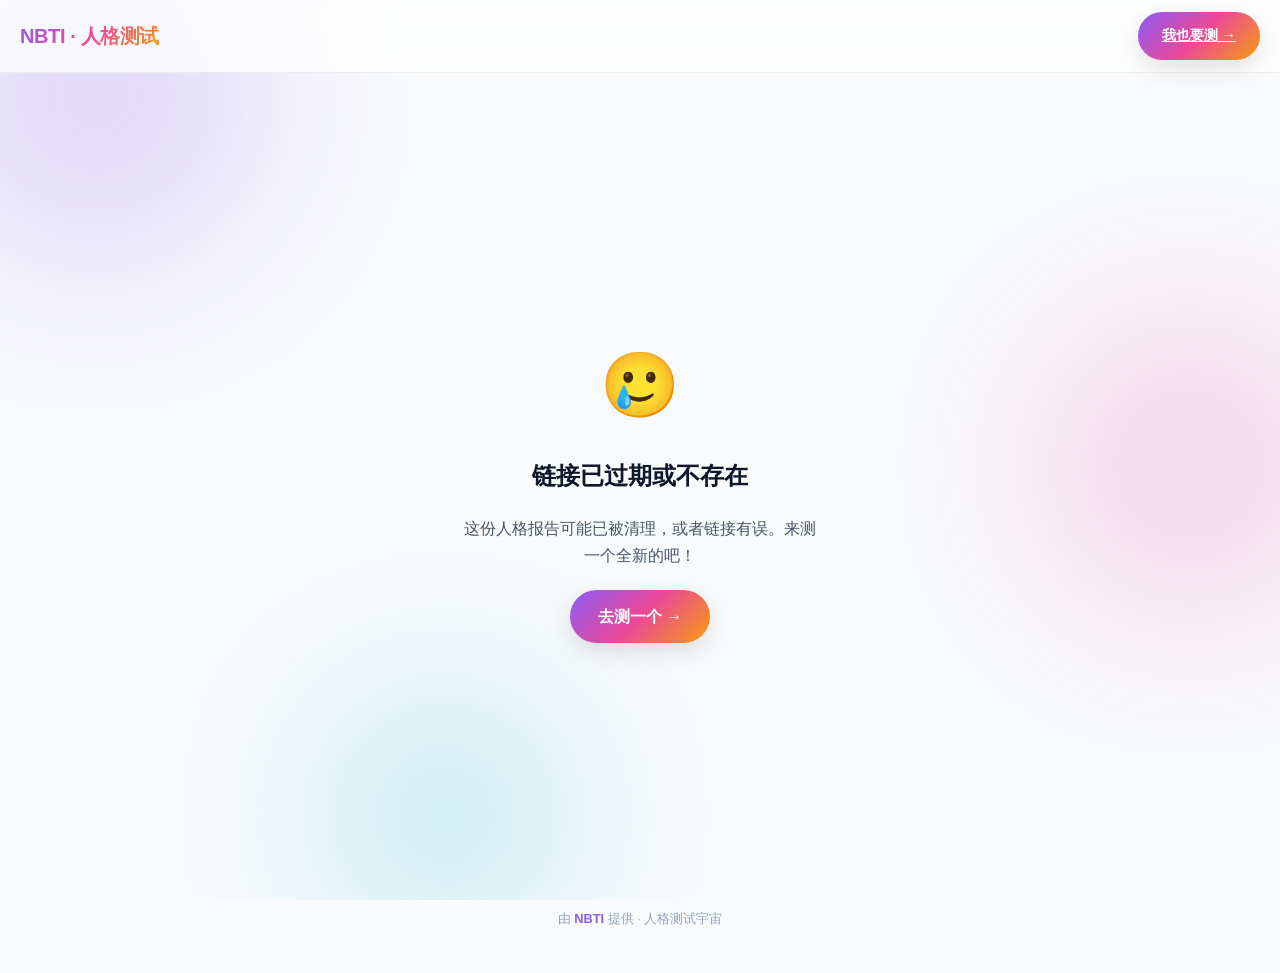
<file: share.html>
<!DOCTYPE html>
<html lang="zh-CN">
<head>
<meta charset="UTF-8">
<meta name="viewport" content="width=device-width, initial-scale=1.0, viewport-fit=cover">
<title>NBTI 人格报告</title>
<link rel="icon" href="data:image/svg+xml,<svg xmlns='http://www.w3.org/2000/svg' viewBox='0 0 100 100'><text y='.9em' font-size='90'>🎭</text></svg>">
<link rel="stylesheet" href="/style.css">
<style>
  body {
    background: var(--bg-primary);
  }
  .app-bg-share {
    position: fixed;
    inset: 0;
    z-index: -1;
    overflow: hidden;
    background: var(--bg-primary);
  }
  .blob-share {
    position: absolute;
    border-radius: 50%;
    filter: blur(80px);
    opacity: 0.4;
    animation: blobFloat 20s ease-in-out infinite;
  }
  [data-theme="light"] .blob-share { opacity: 0.2; }
  @media (prefers-color-scheme: light) {
    :root:not([data-theme]) .blob-share { opacity: 0.2; }
  }
  .blob-share-1 { width: 350px; height: 350px; background: var(--accent-violet); top: -80px; left: -80px; }
  .blob-share-2 { width: 300px; height: 300px; background: var(--accent-pink); top: 35%; right: -60px; animation-delay: -7s; }
  .blob-share-3 { width: 250px; height: 250px; background: var(--accent-cyan); bottom: -40px; left: 25%; animation-delay: -14s; }

  .share-brand {
    position: sticky;
    top: 0;
    z-index: 50;
    display: flex;
    align-items: center;
    justify-content: space-between;
    padding: 12px 20px;
    background: var(--surface-glass);
    backdrop-filter: var(--blur-md);
    -webkit-backdrop-filter: var(--blur-md);
    border-bottom: 1px solid var(--border-glass);
  }
  .share-brand-logo {
    font-size: 1.25rem;
    font-weight: 900;
    text-decoration: none;
    background: var(--gradient-primary);
    -webkit-background-clip: text;
    background-clip: text;
    -webkit-text-fill-color: transparent;
    letter-spacing: -0.02em;
  }
  .share-brand-btn {
    padding: 10px 24px;
    font-size: 0.9rem;
  }
  .share-pre {
    white-space: pre-wrap;
    word-break: break-word;
  }
  .share-error {
    flex: 1;
    display: flex;
    flex-direction: column;
    justify-content: center;
    align-items: center;
    text-align: center;
    gap: 20px;
    padding: 60px 20px;
  }
  .share-error .emoji { font-size: 4rem; animation: floatPulse 2s ease-in-out infinite; }
  .share-error h2 { font-size: 1.5rem; font-weight: 800; }
  .share-error p { color: var(--text-secondary); max-width: 360px; line-height: 1.7; }
  .share-error .btn { text-decoration: none; }

  .result .theme-badge {
    display: inline-flex;
    align-items: center;
    gap: 6px;
    padding: 6px 16px;
    background: var(--surface-glass);
    backdrop-filter: var(--blur-sm);
    -webkit-backdrop-filter: var(--blur-sm);
    border: 1px solid var(--border-glass);
    border-radius: var(--radius-full);
    font-size: 0.85rem;
    color: var(--accent);
    font-weight: 600;
    margin-bottom: 20px;
  }

  .share-actions {
    display: flex;
    gap: 10px;
    justify-content: center;
    margin-top: 28px;
    flex-wrap: wrap;
  }
  .share-actions .btn {
    font-size: 0.9rem;
    padding: 12px 20px;
    min-height: 44px;
  }

  .compat-wrap { max-width: 600px; margin: 0 auto; padding: 8px 20px 60px; }
  .compat-heading {
    text-align: center;
    font-size: 1.6rem;
    font-weight: 900;
    margin: 32px 0 8px;
    background: var(--gradient-primary);
    -webkit-background-clip: text;
    background-clip: text;
    -webkit-text-fill-color: transparent;
  }
  .compat-guide { text-align: center; color: var(--text-secondary); margin: 0 0 24px; font-size: 0.95rem; }
  .compat-panel {
    background: var(--surface-glass);
    backdrop-filter: var(--blur-lg);
    -webkit-backdrop-filter: var(--blur-lg);
    border: 1px solid var(--border-glass);
    border-radius: var(--radius-lg);
    padding: 24px;
    box-shadow: var(--shadow-md);
  }
  .compat-sides { display: flex; align-items: center; justify-content: space-between; gap: 12px; }
  .compat-side { flex: 1; text-align: center; min-width: 0; }
  .compat-side-label { font-size: 0.8rem; color: var(--text-tertiary); margin-bottom: 10px; font-weight: 600; }
  .compat-chip {
    display: inline-flex;
    flex-direction: column;
    gap: 4px;
    padding: 14px 20px;
    background: var(--bg-secondary);
    border: 1px solid var(--border-glass);
    border-radius: var(--radius-md);
    min-width: 100px;
  }
  .compat-chip-code { font-weight: 900; font-size: 1.15rem; background: var(--gradient-primary); -webkit-background-clip: text; background-clip: text; -webkit-text-fill-color: transparent; letter-spacing: 1px; }
  .compat-chip-name { font-size: 0.85rem; color: var(--text-secondary); }
  .compat-vs-heart {
    font-size: 1.8rem;
    flex-shrink: 0;
    animation: heartBeat 1.5s ease-in-out infinite;
  }
  @keyframes heartBeat {
    0%, 100% { transform: scale(1); }
    50% { transform: scale(1.15); }
  }
  .compat-selects { display: flex; gap: 6px; justify-content: center; flex-wrap: wrap; }
  .compat-selects select {
    background: var(--bg-secondary);
    color: var(--text-primary);
    border: 1px solid var(--border-glass);
    border-radius: var(--radius-sm);
    padding: 10px 8px;
    font-size: 0.9rem;
    font-family: inherit;
    cursor: pointer;
    transition: var(--transition-fast);
  }
  .compat-selects select:focus { border-color: var(--accent-violet); outline: none; box-shadow: 0 0 0 3px rgba(139, 92, 246, 0.15); }
  .compat-go { display: block; margin: 20px auto 0; }
  .compat-result {
    margin-top: 24px;
    background: var(--surface-glass);
    backdrop-filter: var(--blur-lg);
    -webkit-backdrop-filter: var(--blur-lg);
    border: 1px solid var(--border-glass);
    border-radius: var(--radius-lg);
    padding: 28px 24px;
    text-align: center;
    box-shadow: var(--shadow-md);
    animation: scaleIn 0.4s var(--transition-base);
  }
  @keyframes scaleIn {
    from { opacity: 0; transform: scale(0.95); }
    to { opacity: 1; transform: scale(1); }
  }
  .compat-ring-wrap { position: relative; width: 150px; height: 150px; margin: 0 auto 16px; }
  .compat-ring-num { position: absolute; inset: 0; display: flex; align-items: center; justify-content: center; font-size: 2rem; font-weight: 900; background: var(--gradient-primary); -webkit-background-clip: text; background-clip: text; -webkit-text-fill-color: transparent; }
  .compat-title { font-size: 1.4rem; font-weight: 900; margin: 4px 0 12px; letter-spacing: -0.02em; }
  .compat-verdict { color: var(--text-secondary); line-height: 1.8; max-width: 440px; margin: 0 auto 20px; font-size: 0.95rem; }
  .compat-dims { text-align: left; display: flex; flex-direction: column; gap: 12px; margin-bottom: 20px; }
  .compat-dim { border-top: 1px dashed var(--border-glass); padding-top: 12px; }
  .compat-dim-head { display: flex; justify-content: space-between; align-items: center; font-size: 0.85rem; color: var(--text-tertiary); margin-bottom: 6px; }
  .compat-rel { font-weight: 700; padding: 3px 12px; border-radius: var(--radius-full); font-size: 0.75rem; }
  .compat-rel-same { color: var(--accent-emerald); background: rgba(16, 185, 129, 0.1); border: 1px solid rgba(16, 185, 129, 0.3); }
  .compat-rel-comp { color: var(--accent-blue); background: rgba(59, 130, 246, 0.1); border: 1px solid rgba(59, 130, 246, 0.3); }
  .compat-rel-clash { color: var(--accent-rose); background: rgba(244, 63, 94, 0.1); border: 1px solid rgba(244, 63, 94, 0.3); }
  .compat-dim-comment { font-size: 0.9rem; line-height: 1.6; }
  .compat-hint { color: var(--text-secondary); }
  .compat-preset-tag {
    display: inline-block;
    padding: 4px 12px;
    background: linear-gradient(135deg, rgba(244, 114, 182, 0.15), rgba(139, 92, 246, 0.15));
    border: 1px solid rgba(244, 114, 182, 0.3);
    border-radius: var(--radius-full);
    font-size: 0.75rem;
    color: var(--accent-pink);
    font-weight: 600;
    margin-bottom: 12px;
  }
  .toast-share {
    position: fixed;
    left: 50%;
    bottom: 32px;
    transform: translateX(-50%) translateY(20px);
    background: var(--surface-glass);
    backdrop-filter: var(--blur-lg);
    -webkit-backdrop-filter: var(--blur-lg);
    color: var(--text-primary);
    border: 1px solid var(--border-glass);
    border-radius: var(--radius-full);
    padding: 14px 28px;
    font-size: 0.95rem;
    font-weight: 500;
    opacity: 0;
    pointer-events: none;
    transition: all var(--transition-base);
    z-index: 1000;
    box-shadow: var(--shadow-lg);
  }
  .toast-share.show {
    opacity: 1;
    transform: translateX(-50%) translateY(0);
  }
</style>
<script>
(function () {
  var stored = null;
  try { stored = localStorage.getItem('nbti-theme'); } catch (e) {}
  var theme = stored || (window.matchMedia('(prefers-color-scheme: light)').matches ? 'light' : 'dark');
  document.documentElement.setAttribute('data-theme', theme);
})();
</script>
</head>
<body>

<div class="app-bg-share">
  <div class="blob-share blob-share-1"></div>
  <div class="blob-share blob-share-2"></div>
  <div class="blob-share blob-share-3"></div>
</div>

<div class="share-brand">
  <a class="share-brand-logo" href="/">NBTI · 人格测试</a>
  <a class="btn btn-primary share-brand-btn" href="/">我也要测 →</a>
</div>

<div class="container">
  <div class="loading" id="share-loading">
    <div class="spinner-lg"></div>
    <p style="margin-top: 16px; color: var(--text-secondary);">正在加载人格报告...</p>
  </div>

  <div class="result" id="share-result" hidden></div>

  <div class="share-error" id="share-error" hidden>
    <div class="emoji">🥲</div>
    <h2>链接已过期或不存在</h2>
    <p>这份人格报告可能已被清理，或者链接有误。来测一个全新的吧！</p>
    <a class="btn btn-primary" href="/">去测一个 →</a>
  </div>

  <footer class="footer">
    <p>由 <a href="/">NBTI</a> 提供 · 人格测试宇宙</p>
  </footer>
</div>

<div id="compat-zone"></div>
<div class="toast-share" id="share-toast"></div>

<script src="/avatar-generator.js"></script>
<script src="/radar-chart.js"></script>
<script src="/compat-data.js"></script>
<script src="/share-poster.js"></script>
<script>
(function () {
  var match = location.pathname.match(/^\/share\/([A-Za-z0-9_-]{1,64})$/);
  var loadingEl = document.getElementById('share-loading');
  var resultEl = document.getElementById('share-result');
  var errorEl = document.getElementById('share-error');
  var toastEl = document.getElementById('share-toast');
  var toastTimer = null;
  var currentSnapshot = null;

  function showToast(msg) {
    toastEl.textContent = msg;
    toastEl.classList.add('show');
    if (toastTimer) clearTimeout(toastTimer);
    toastTimer = setTimeout(function () { toastEl.classList.remove('show'); }, 2500);
  }

  function showError() {
    loadingEl.hidden = true;
    resultEl.hidden = true;
    errorEl.hidden = false;
  }

  if (!match) {
    showError();
    return;
  }

  function el(tag, className, text) {
    var node = document.createElement(tag);
    if (className) node.className = className;
    if (text != null) node.textContent = text;
    return node;
  }

  async function copyText(text) {
    if (navigator.clipboard && navigator.clipboard.writeText) {
      await navigator.clipboard.writeText(text);
      return;
    }
    var ta = document.createElement('textarea');
    ta.value = text;
    ta.style.position = 'fixed';
    ta.style.opacity = '0';
    document.body.appendChild(ta);
    ta.select();
    document.execCommand('copy');
    document.body.removeChild(ta);
  }

  function render(snapshot) {
    currentSnapshot = snapshot;
    var result = snapshot.result || {};
    var scores = snapshot.scores || {};
    var theme = snapshot.theme || 'workplace';
    var themeInfo = snapshot.theme_info || null;

    var type = String(result.type || '');
    if (!/^[A-Za-z0-9_]{1,16}$/.test(type)) type = 'NBTI';

    if (themeInfo) {
      var badge = el('div', 'theme-badge');
      badge.innerHTML = themeInfo.icon + ' ' + themeInfo.name;
      resultEl.appendChild(badge);
    }

    var avatarBox = el('div', 'avatar-container');
    avatarBox.id = 'share-avatar';
    if (window.NBTIAvatar) {
      avatarBox.innerHTML = window.NBTIAvatar.generateSvgAvatar(type);
    } else {
      avatarBox.textContent = '头像生成器加载失败';
    }
    resultEl.appendChild(avatarBox);

    resultEl.appendChild(el('div', 'code', String(result.type || 'UNKNOWN')));
    resultEl.appendChild(el('h2', null, String(result.name || '未知人格')));
    resultEl.appendChild(el('div', 'oneline', '"' + String(result.oneline || '') + '"'));

    [['🎬 名场面', result.scene], ['🎯 适配', result.adapt], ['⚠️ 翻车', result.crash]].forEach(function (pair) {
      if (pair[1]) {
        var row = el('div', 'result-meta');
        row.appendChild(el('span', 'meta-label', pair[0]));
        row.appendChild(el('span', null, String(pair[1])));
        resultEl.appendChild(row);
      }
    });

    var radarSection = el('div', 'radar-section');
    radarSection.appendChild(el('h3', null, '📊 维度画像'));
    var radarBox = el('div', 'radar-chart');
    radarBox.id = 'share-radar';
    radarSection.appendChild(radarBox);
    resultEl.appendChild(radarSection);
    if (window.NBTIRadar) {
      window.NBTIRadar.renderRadar(radarBox, scores);
    }

    var report = el('div', 'report');
    var hasReport = false;
    [['🔍 毒舌解读', result.interpretation], ['🧪 伪科学分析', result.pseudo_science]].forEach(function (pair) {
      if (pair[1]) {
        hasReport = true;
        var sec = el('div', 'report-section');
        sec.appendChild(el('h3', null, pair[0]));
        sec.appendChild(el('p', 'share-pre', String(pair[1])));
        report.appendChild(sec);
      }
    });
    if (result.closing) {
      hasReport = true;
      var sec = el('div', 'report-section closing');
      sec.appendChild(el('p', 'share-pre', String(result.closing)));
      report.appendChild(sec);
    }
    if (hasReport) resultEl.appendChild(report);

    var actions = el('div', 'share-actions');

    var posterBtn = el('button', 'btn btn-primary', '📮 生成海报');
    posterBtn.addEventListener('click', async function () {
      if (!window.NBTIPoster) return;
      posterBtn.disabled = true;
      var origText = posterBtn.textContent;
      posterBtn.textContent = '生成中…';
      try {
        var canvas = await window.NBTIPoster.generate(result, scores, {
          theme: theme,
          themeInfo: themeInfo,
          slogan: themeInfo ? themeInfo.name : '人格测试'
        });
        var modal = document.getElementById('share-poster-modal');
        if (!modal) {
          modal = document.createElement('div');
          modal.id = 'share-poster-modal';
          modal.className = 'poster-modal';
          modal.innerHTML = '<div class="poster-modal-inner"><img alt="分享海报"><p class="poster-modal-hint">长按图片可保存到相册</p><div class="poster-modal-actions"><button class="btn btn-primary" id="share-poster-download">📥 下载 PNG</button><button class="btn btn-outline" id="share-poster-close">关闭</button></div></div>';
          document.body.appendChild(modal);
          modal.addEventListener('click', function (e) { if (e.target === modal) modal.classList.remove('open'); });
          modal.querySelector('#share-poster-close').addEventListener('click', function () { modal.classList.remove('open'); });
          modal.querySelector('#share-poster-download').addEventListener('click', function () {
            window.NBTIPoster.download(result, scores, { theme: theme, themeInfo: themeInfo });
          });
        }
        modal.querySelector('img').src = canvas.toDataURL('image/png');
        modal.classList.add('open');
      } catch (e) {
        showToast('海报生成失败，请重试');
      } finally {
        posterBtn.disabled = false;
        posterBtn.textContent = origText;
      }
    });
    actions.appendChild(posterBtn);

    var copyBtn = el('button', 'btn btn-outline', '📋 复制文案');
    copyBtn.addEventListener('click', async function () {
      if (!window.NBTIPoster) return;
      var themeName = themeInfo ? themeInfo.name.replace('人格', '') : 'NBTI';
      var hashtags = theme === 'animal' ? ['#动物人格', '#人格测试', '#NBTI'] : ['#人格测试', '#NBTI', '#职场人格'];
      var text = window.NBTIPoster.generateCopyText(result, themeName, hashtags);
      try {
        await copyText(text);
        showToast('文案已复制，快去发朋友圈！');
      } catch (e) {
        showToast('复制失败，请手动复制');
      }
    });
    actions.appendChild(copyBtn);

    var restartBtn = el('a', 'btn btn-outline', '🔄 我也要测');
    restartBtn.href = '/';
    actions.appendChild(restartBtn);

    resultEl.appendChild(actions);

    var shareTitle = (result.name ? String(result.name) : '神秘人') + ' 的 NBTI 人格报告';
    document.title = shareTitle;

    loadingEl.hidden = true;
    resultEl.hidden = false;
  }

  fetch('/api/share/' + encodeURIComponent(match[1]))
    .then(function (resp) {
      if (!resp.ok) throw new Error('share not found');
      return resp.json();
    })
    .then(function (snapshot) {
      if (!snapshot || typeof snapshot !== 'object' || typeof snapshot.result !== 'object') {
        throw new Error('bad snapshot');
      }
      render(snapshot);
      if (window.NBTICompatUI) window.NBTICompatUI.init(snapshot.result, snapshot.theme);
    })
    .catch(showError);
})();
</script>

<script>
(function () {
  var DIM_OPTIONS = [
    [{ v: 'N', t: 'N' }, { v: 'S', t: 'S' }],
    [{ v: 'B', t: 'B' }, { v: 'H', t: 'H' }],
    [{ v: 'T', t: 'T' }, { v: 'F', t: 'F' }],
    [{ v: 'I', t: 'I' }, { v: 'P', t: 'P' }]
  ];

  function el(tag, className, text) {
    var node = document.createElement(tag);
    if (className) node.className = className;
    if (text != null) node.textContent = text;
    return node;
  }

  function svgEl(tag, attrs) {
    var node = document.createElementNS('http://www.w3.org/2000/svg', tag);
    for (var k in attrs) node.setAttribute(k, attrs[k]);
    return node;
  }

  function buildRing(score) {
    var R = 65;
    var C = 2 * Math.PI * R;
    var wrap = el('div', 'compat-ring-wrap');
    var svg = svgEl('svg', { width: 150, height: 150, viewBox: '0 0 150 150' });
    svg.appendChild(svgEl('circle', { cx: 75, cy: 75, r: R, fill: 'none', stroke: 'var(--border-glass)', 'stroke-width': 10 }));
    var offset = C * (1 - Math.max(0, Math.min(100, score)) / 100);
    var progressCircle = svgEl('circle', {
      cx: 75, cy: 75, r: R, fill: 'none', stroke: 'url(#compatGrad)', 'stroke-width': 10,
      'stroke-linecap': 'round',
      'stroke-dasharray': C.toFixed(2),
      'stroke-dashoffset': offset.toFixed(2),
      transform: 'rotate(-90 75 75)'
    });
    var defs = document.createElementNS('http://www.w3.org/2000/svg', 'defs');
    var grad = document.createElementNS('http://www.w3.org/2000/svg', 'linearGradient');
    grad.setAttribute('id', 'compatGrad');
    grad.setAttribute('x1', '0%'); grad.setAttribute('y1', '0%');
    grad.setAttribute('x2', '100%'); grad.setAttribute('y2', '100%');
    var stop1 = document.createElementNS('http://www.w3.org/2000/svg', 'stop');
    stop1.setAttribute('offset', '0%'); stop1.setAttribute('stop-color', '#8b5cf6');
    var stop2 = document.createElementNS('http://www.w3.org/2000/svg', 'stop');
    stop2.setAttribute('offset', '100%'); stop2.setAttribute('stop-color', '#ec4899');
    grad.appendChild(stop1); grad.appendChild(stop2); defs.appendChild(grad);
    svg.appendChild(defs);
    svg.appendChild(progressCircle);
    wrap.appendChild(svg);
    wrap.appendChild(el('div', 'compat-ring-num', String(score) + '%'));
    return wrap;
  }

  var REL_CLASS = { '同频': 'compat-rel compat-rel-same', '互补': 'compat-rel compat-rel-comp', '互斥': 'compat-rel compat-rel-clash' };

  function init(result, theme) {
    var zone = document.getElementById('compat-zone');
    if (!zone || !window.NBTICompat) return;

    var category = theme === 'animal' ? 'animal' : 'workplace';
    var mineType = String(result.type || '');
    if (!/^[A-Za-z0-9_]{1,16}$/.test(mineType)) return;
    var typeInfo = window.NBTICompat.getTypeInfo(mineType, category);
    var mineName = typeInfo.name || String(result.name || mineType);

    var wrap = el('div', 'compat-wrap');
    wrap.appendChild(el('h2', 'compat-heading', '💞 测测我们合不合'));
    wrap.appendChild(el('p', 'compat-guide', category === 'animal' ? '选TA的动物人格，看看你们是不是天生一对' : '把链接甩给TA，测完回来合盘'));

    var panel = el('div', 'compat-panel');
    var sides = el('div', 'compat-sides');

    var mineSide = el('div', 'compat-side');
    mineSide.appendChild(el('div', 'compat-side-label', '你的类型'));
    var chip = el('div', 'compat-chip');
    chip.appendChild(el('span', 'compat-chip-code', mineType));
    chip.appendChild(el('span', 'compat-chip-name', mineName));
    mineSide.appendChild(chip);
    sides.appendChild(mineSide);

    sides.appendChild(el('div', 'compat-vs-heart', '❤'));

    var theirSide = el('div', 'compat-side');
    theirSide.appendChild(el('div', 'compat-side-label', 'TA 的类型'));
    var selectsBox = el('div', 'compat-selects');
    var selects = DIM_OPTIONS.map(function (opts) {
      var sel = document.createElement('select');
      opts.forEach(function (o) {
        var opt = document.createElement('option');
        opt.value = o.v;
        opt.textContent = o.t;
        sel.appendChild(opt);
      });
      selectsBox.appendChild(sel);
      return sel;
    });
    theirSide.appendChild(selectsBox);
    sides.appendChild(theirSide);
    panel.appendChild(sides);

    var goBtn = el('button', 'btn btn-primary compat-go', '开始合盘 💘');
    panel.appendChild(goBtn);
    wrap.appendChild(panel);

    var card = el('div', 'compat-result');
    card.hidden = true;
    wrap.appendChild(card);
    zone.appendChild(wrap);

    var lastCompat = null;
    var lastTheirType = null;

    goBtn.addEventListener('click', function () {
      lastTheirType = selects.map(function (s) { return s.value; }).join('');
      lastCompat = window.NBTICompat.getCompat(mineType, lastTheirType, { category: category });
      renderCard();
    });

    function renderCard() {
      while (card.firstChild) card.removeChild(card.firstChild);
      var compat = lastCompat;
      if (!compat) {
        card.appendChild(el('p', 'compat-hint', '你们的类型太神秘，五行之外都算不到...'));
        card.hidden = false;
        return;
      }
      if (compat.isPreset) {
        card.appendChild(el('div', 'compat-preset-tag', '✨ 热门CP组合'));
      }
      if (typeof compat.score === 'number') card.appendChild(buildRing(compat.score));
      card.appendChild(el('div', 'compat-title', compat.title));
      card.appendChild(el('p', 'compat-verdict', compat.verdict));

      if (compat.dims && compat.dims.length) {
        var dimsBox = el('div', 'compat-dims');
        compat.dims.forEach(function (d) {
          var row = el('div', 'compat-dim');
          var head = el('div', 'compat-dim-head');
          head.appendChild(el('span', null, d.label));
          head.appendChild(el('span', REL_CLASS[d.relation] || 'compat-rel', d.relation));
          row.appendChild(head);
          row.appendChild(el('div', 'compat-dim-comment', d.comment));
          dimsBox.appendChild(row);
        });
        card.appendChild(dimsBox);
      }

      var btnRow = el('div', 'share-actions');

      if (window.NBTIPoster && typeof window.NBTIPoster.downloadCompat === 'function') {
        var posterBtn = el('button', 'btn btn-primary', '📮 生成合拍海报');
        posterBtn.addEventListener('click', function () {
          if (!lastCompat) return;
          posterBtn.disabled = true;
          posterBtn.textContent = '生成中…';
          Promise.resolve(window.NBTIPoster.downloadCompat(
            { type: mineType, name: mineName },
            { type: lastTheirType },
            lastCompat,
            {
              theme: theme,
              themeInfo: null,
              slogan: category === 'animal' ? '动物CP合盘' : '好友合盘'
            }
          )).then(function () {
            posterBtn.disabled = false;
            posterBtn.textContent = '📮 生成合拍海报';
          }, function () {
            posterBtn.disabled = false;
            posterBtn.textContent = '📮 生成合拍海报';
          });
        });
        btnRow.appendChild(posterBtn);
      }

      card.appendChild(btnRow);

      card.hidden = false;
      card.scrollIntoView({ behavior: 'smooth', block: 'nearest' });
    }
  }

  window.NBTICompatUI = { init: init };
})();
</script>

</body>
</html>
</file>
<file: style.css>
:root {
  --bg-primary: #0a0a0f;
  --bg-secondary: #12121a;
  --bg-tertiary: #1a1a25;
  --surface-glass: rgba(26, 26, 37, 0.7);
  --surface-glass-hover: rgba(35, 35, 50, 0.85);
  --border-glass: rgba(255, 255, 255, 0.08);
  --border-glow: rgba(139, 92, 246, 0.3);
  --text-primary: #f8fafc;
  --text-secondary: #94a3b8;
  --text-tertiary: #64748b;
  --accent-violet: #8b5cf6;
  --accent-pink: #ec4899;
  --accent-blue: #3b82f6;
  --accent-cyan: #06b6d4;
  --accent-emerald: #10b981;
  --accent-amber: #f59e0b;
  --accent-rose: #f43f5e;
  --gradient-primary: linear-gradient(135deg, #8b5cf6 0%, #ec4899 50%, #f59e0b 100%);
  --gradient-violet: linear-gradient(135deg, #8b5cf6, #6366f1);
  --gradient-pink: linear-gradient(135deg, #ec4899, #f43f5e);
  --gradient-ocean: linear-gradient(135deg, #06b6d4, #3b82f6);
  --gradient-forest: linear-gradient(135deg, #10b981, #06b6d4);
  --gradient-sunset: linear-gradient(135deg, #f59e0b, #ef4444);
  --gradient-aurora: linear-gradient(135deg, #8b5cf6, #06b6d4, #10b981);
  --shadow-sm: 0 2px 8px rgba(0, 0, 0, 0.3);
  --shadow-md: 0 8px 24px rgba(0, 0, 0, 0.4);
  --shadow-lg: 0 16px 48px rgba(0, 0, 0, 0.5);
  --shadow-glow-violet: 0 0 30px rgba(139, 92, 246, 0.3);
  --shadow-glow-pink: 0 0 30px rgba(236, 72, 153, 0.3);
  --radius-sm: 10px;
  --radius-md: 16px;
  --radius-lg: 24px;
  --radius-xl: 32px;
  --radius-full: 9999px;
  --transition-fast: 150ms cubic-bezier(0.4, 0, 0.2, 1);
  --transition-base: 250ms cubic-bezier(0.4, 0, 0.2, 1);
  --transition-slow: 400ms cubic-bezier(0.4, 0, 0.2, 1);
  --blur-sm: blur(8px);
  --blur-md: blur(16px);
  --blur-lg: blur(24px);
}

[data-theme="light"] {
  --bg-primary: #f8fafc;
  --bg-secondary: #f1f5f9;
  --bg-tertiary: #e2e8f0;
  --surface-glass: rgba(255, 255, 255, 0.75);
  --surface-glass-hover: rgba(255, 255, 255, 0.95);
  --border-glass: rgba(0, 0, 0, 0.06);
  --border-glow: rgba(139, 92, 246, 0.2);
  --text-primary: #0f172a;
  --text-secondary: #475569;
  --text-tertiary: #94a3b8;
  --shadow-sm: 0 2px 8px rgba(0, 0, 0, 0.08);
  --shadow-md: 0 8px 24px rgba(0, 0, 0, 0.12);
  --shadow-lg: 0 16px 48px rgba(0, 0, 0, 0.15);
  --shadow-glow-violet: 0 0 30px rgba(139, 92, 246, 0.2);
  --shadow-glow-pink: 0 0 30px rgba(236, 72, 153, 0.2);
}

@media (prefers-color-scheme: light) {
  :root:not([data-theme]) {
    --bg-primary: #f8fafc;
    --bg-secondary: #f1f5f9;
    --bg-tertiary: #e2e8f0;
    --surface-glass: rgba(255, 255, 255, 0.75);
    --surface-glass-hover: rgba(255, 255, 255, 0.95);
    --border-glass: rgba(0, 0, 0, 0.06);
    --border-glow: rgba(139, 92, 246, 0.2);
    --text-primary: #0f172a;
    --text-secondary: #475569;
    --text-tertiary: #94a3b8;
    --shadow-sm: 0 2px 8px rgba(0, 0, 0, 0.08);
    --shadow-md: 0 8px 24px rgba(0, 0, 0, 0.12);
    --shadow-lg: 0 16px 48px rgba(0, 0, 0, 0.15);
    --shadow-glow-violet: 0 0 30px rgba(139, 92, 246, 0.2);
    --shadow-glow-pink: 0 0 30px rgba(236, 72, 153, 0.2);
  }
}

* {
  margin: 0;
  padding: 0;
  box-sizing: border-box;
}

html {
  scroll-behavior: smooth;
}

body {
  font-family: -apple-system, BlinkMacSystemFont, 'SF Pro Display', 'PingFang SC', 'Noto Sans SC', 'Segoe UI', Roboto, sans-serif;
  background: var(--bg-primary);
  color: var(--text-primary);
  min-height: 100vh;
  line-height: 1.6;
  overflow-x: hidden;
  -webkit-font-smoothing: antialiased;
  -moz-osx-font-smoothing: grayscale;
}

.app-bg {
  position: fixed;
  inset: 0;
  z-index: -1;
  overflow: hidden;
  background: var(--bg-primary);
}

.blob {
  position: absolute;
  border-radius: 50%;
  filter: blur(80px);
  opacity: 0.5;
  animation: blobFloat 20s ease-in-out infinite;
}

.blob-1 {
  width: 400px;
  height: 400px;
  background: var(--accent-violet);
  top: -100px;
  left: -100px;
  animation-delay: 0s;
}

.blob-2 {
  width: 350px;
  height: 350px;
  background: var(--accent-pink);
  top: 40%;
  right: -80px;
  animation-delay: -7s;
}

.blob-3 {
  width: 300px;
  height: 300px;
  background: var(--accent-cyan);
  bottom: -50px;
  left: 30%;
  animation-delay: -14s;
}

[data-theme="light"] .blob,
@media (prefers-color-scheme: light) {
  .blob {
    opacity: 0.25;
  }
}

@keyframes blobFloat {
  0%, 100% { transform: translate(0, 0) scale(1); }
  33% { transform: translate(30px, -40px) scale(1.1); }
  66% { transform: translate(-20px, 30px) scale(0.95); }
}

.container {
  max-width: 680px;
  margin: 0 auto;
  padding: 20px;
  min-height: 100vh;
  display: flex;
  flex-direction: column;
  position: relative;
}

.header {
  text-align: center;
  padding: 32px 0 24px;
  position: relative;
}

.header-glow {
  position: absolute;
  top: 0;
  left: 50%;
  transform: translateX(-50%);
  width: 200px;
  height: 100px;
  background: var(--gradient-primary);
  filter: blur(60px);
  opacity: 0.4;
  border-radius: 50%;
}

.logo-text {
  font-size: 2.8rem;
  font-weight: 900;
  letter-spacing: -0.02em;
  background: var(--gradient-primary);
  -webkit-background-clip: text;
  -webkit-text-fill-color: transparent;
  background-clip: text;
  position: relative;
  filter: drop-shadow(0 0 30px rgba(139, 92, 246, 0.3));
}

.tagline {
  color: var(--text-secondary);
  margin-top: 6px;
  font-size: 0.95rem;
  font-weight: 500;
  letter-spacing: 0.02em;
}

.page {
  display: none;
  flex: 1;
  animation: pageEnter 0.5s var(--transition-base);
}

.page.active {
  display: flex;
  flex-direction: column;
}

@keyframes pageEnter {
  from { opacity: 0; transform: translateY(12px); }
  to { opacity: 1; transform: translateY(0); }
}

.welcome-flow {
  flex: 1;
  display: flex;
  flex-direction: column;
  justify-content: center;
}

.welcome-step {
  display: none;
  animation: stepEnter 0.4s var(--transition-base);
}

.welcome-step.active {
  display: block;
}

@keyframes stepEnter {
  from { opacity: 0; transform: translateX(20px); }
  to { opacity: 1; transform: translateX(0); }
}

.welcome-step.prev {
  animation: stepEnterBack 0.4s var(--transition-base);
}

@keyframes stepEnterBack {
  from { opacity: 0; transform: translateX(-20px); }
  to { opacity: 1; transform: translateX(0); }
}

.step-header {
  text-align: center;
  margin-bottom: 28px;
}

.step-emoji {
  font-size: 3.5rem;
  margin-bottom: 12px;
  display: inline-block;
  animation: bounceIn 0.6s var(--transition-base);
}

@keyframes bounceIn {
  0% { transform: scale(0); }
  50% { transform: scale(1.15); }
  100% { transform: scale(1); }
}

.step-header h2 {
  font-size: 1.75rem;
  font-weight: 800;
  letter-spacing: -0.02em;
  margin-bottom: 8px;
}

.step-desc {
  color: var(--text-secondary);
  font-size: 1rem;
}

.ready-header {
  margin-bottom: 32px;
}

.ready-emoji {
  font-size: 4.5rem;
  margin-bottom: 16px;
  animation: floatPulse 2s ease-in-out infinite;
}

@keyframes floatPulse {
  0%, 100% { transform: translateY(0) scale(1); }
  50% { transform: translateY(-8px) scale(1.05); }
}

.ready-selection {
  display: flex;
  align-items: center;
  justify-content: center;
  gap: 12px;
  margin: 20px 0;
  flex-wrap: wrap;
}

.selection-badge {
  padding: 10px 20px;
  background: var(--surface-glass);
  backdrop-filter: var(--blur-md);
  -webkit-backdrop-filter: var(--blur-md);
  border: 1px solid var(--border-glass);
  border-radius: var(--radius-full);
  font-weight: 600;
  font-size: 0.95rem;
  box-shadow: var(--shadow-sm);
  transition: var(--transition-base);
}

.selection-badge.style-badge {
  background: var(--gradient-violet);
  color: white;
  border-color: transparent;
}

.selection-arrow {
  font-size: 1.2rem;
  color: var(--text-tertiary);
  font-weight: 700;
}

.ready-features {
  display: flex;
  justify-content: center;
  gap: 20px;
  margin-bottom: 36px;
  flex-wrap: wrap;
}

.feature-item {
  display: flex;
  align-items: center;
  gap: 8px;
  padding: 10px 16px;
  background: var(--surface-glass);
  backdrop-filter: var(--blur-sm);
  -webkit-backdrop-filter: var(--blur-sm);
  border-radius: var(--radius-full);
  font-size: 0.9rem;
  color: var(--text-secondary);
  font-weight: 500;
}

.feature-icon {
  font-size: 1.1rem;
}

.ready-actions {
  display: flex;
  gap: 12px;
  justify-content: center;
  flex-wrap: wrap;
}

.theme-grid {
  display: grid;
  grid-template-columns: repeat(2, 1fr);
  gap: 14px;
}

.theme-card {
  background: var(--surface-glass);
  backdrop-filter: var(--blur-md);
  -webkit-backdrop-filter: var(--blur-md);
  border: 1px solid var(--border-glass);
  border-radius: var(--radius-lg);
  padding: 20px 16px;
  cursor: pointer;
  transition: all var(--transition-base);
  position: relative;
  overflow: hidden;
  text-align: center;
}

.theme-card::before {
  content: '';
  position: absolute;
  inset: 0;
  background: var(--gradient-aurora);
  opacity: 0;
  transition: var(--transition-base);
  z-index: 0;
}

.theme-card::after {
  content: '';
  position: absolute;
  inset: 1px;
  background: var(--surface-glass);
  border-radius: calc(var(--radius-lg) - 1px);
  z-index: 1;
  transition: var(--transition-base);
}

.theme-card > * {
  position: relative;
  z-index: 2;
}

.theme-card:hover {
  transform: translateY(-4px) scale(1.02);
  border-color: var(--card-accent, var(--border-glow));
  box-shadow: var(--shadow-lg), var(--shadow-glow-violet);
}

.theme-card:hover::before {
  opacity: 1;
}

.theme-card:active {
  transform: translateY(-2px) scale(0.98);
}

.theme-card.selected {
  border-color: var(--card-accent, var(--accent-violet));
  box-shadow: var(--shadow-md), var(--shadow-glow-violet);
}

.theme-card.selected::before {
  opacity: 0.15;
}

.theme-icon {
  font-size: 2.5rem;
  margin-bottom: 10px;
  display: block;
  transition: var(--transition-base);
}

.theme-card:hover .theme-icon {
  transform: scale(1.15) rotate(-5deg);
}

.theme-name {
  font-weight: 700;
  font-size: 1.05rem;
  margin-bottom: 4px;
}

.theme-desc {
  font-size: 0.8rem;
  color: var(--text-secondary);
  line-height: 1.4;
}

.theme-group-title {
  grid-column: 1 / -1;
  display: flex;
  align-items: center;
  gap: 10px;
  margin-top: 10px;
  font-size: 0.85rem;
  font-weight: 700;
  color: var(--text-secondary);
  letter-spacing: 1px;
}

.theme-group-title:first-child {
  margin-top: 0;
}

.theme-group-title::after {
  content: '';
  flex: 1;
  height: 1px;
  background: var(--border-glass);
}

.theme-new-badge {
  position: absolute;
  top: 8px;
  right: 8px;
  font-size: 0.65rem;
  padding: 3px 8px;
  background: linear-gradient(135deg, var(--accent-pink), var(--accent-violet));
  border-radius: var(--radius-full);
  color: #fff;
  font-weight: 700;
  letter-spacing: 0.5px;
  z-index: 3;
}

.style-grid {
  display: grid;
  grid-template-columns: repeat(2, 1fr);
  gap: 12px;
}

.style-card {
  background: var(--surface-glass);
  backdrop-filter: var(--blur-md);
  -webkit-backdrop-filter: var(--blur-md);
  border: 1px solid var(--border-glass);
  border-radius: var(--radius-md);
  padding: 16px;
  cursor: pointer;
  transition: all var(--transition-base);
  text-align: center;
  font-weight: 600;
  font-size: 0.95rem;
  position: relative;
  overflow: hidden;
}

.style-card:hover {
  transform: translateY(-2px);
  border-color: var(--accent-pink);
  background: var(--surface-glass-hover);
  box-shadow: var(--shadow-md), var(--shadow-glow-pink);
}

.style-card:active {
  transform: scale(0.97);
}

.style-card.selected {
  background: var(--gradient-pink);
  border-color: transparent;
  color: white;
  box-shadow: var(--shadow-md), var(--shadow-glow-pink);
}

.style-card-emoji {
  font-size: 1.8rem;
  margin-bottom: 6px;
  display: block;
}

.step-nav {
  margin-top: 20px;
  display: flex;
  justify-content: flex-start;
}

.btn {
  display: inline-flex;
  align-items: center;
  justify-content: center;
  gap: 8px;
  padding: 14px 28px;
  min-height: 48px;
  border-radius: var(--radius-full);
  border: none;
  font-size: 1rem;
  font-weight: 600;
  cursor: pointer;
  transition: all var(--transition-base);
  font-family: inherit;
  white-space: nowrap;
}

.btn-primary {
  background: var(--gradient-primary);
  color: white;
  box-shadow: var(--shadow-md);
  position: relative;
  overflow: hidden;
}

.btn-primary::before {
  content: '';
  position: absolute;
  inset: 0;
  background: linear-gradient(135deg, #a78bfa, #f472b6, #fbbf24);
  opacity: 0;
  transition: var(--transition-base);
}

.btn-primary > * {
  position: relative;
  z-index: 1;
}

.btn-primary:hover {
  transform: translateY(-2px);
  box-shadow: var(--shadow-lg), var(--shadow-glow-violet);
}

.btn-primary:hover::before {
  opacity: 1;
}

.btn-primary:active {
  transform: translateY(0) scale(0.97);
}

.btn-glow {
  animation: btnGlowPulse 2s ease-in-out infinite;
}

@keyframes btnGlowPulse {
  0%, 100% { box-shadow: var(--shadow-md), 0 0 20px rgba(139, 92, 246, 0.3); }
  50% { box-shadow: var(--shadow-lg), 0 0 40px rgba(139, 92, 246, 0.5), 0 0 60px rgba(236, 72, 153, 0.3); }
}

.btn-outline {
  background: var(--surface-glass);
  backdrop-filter: var(--blur-md);
  -webkit-backdrop-filter: var(--blur-md);
  color: var(--text-primary);
  border: 1px solid var(--border-glass);
}

.btn-outline:hover {
  border-color: var(--accent-violet);
  background: var(--surface-glass-hover);
  transform: translateY(-2px);
  box-shadow: var(--shadow-md);
}

.btn-ghost {
  background: transparent;
  color: var(--text-secondary);
  padding: 12px 20px;
}

.btn-ghost:hover {
  color: var(--text-primary);
  background: var(--surface-glass);
}

.btn:disabled {
  opacity: 0.5;
  cursor: not-allowed;
  transform: none !important;
}

.progress-stepper {
  display: flex;
  align-items: center;
  justify-content: center;
  gap: 8px;
  padding: 16px 0;
  margin-bottom: 8px;
}

.step {
  display: flex;
  flex-direction: column;
  align-items: center;
  gap: 6px;
}

.step-dot {
  width: 32px;
  height: 32px;
  border-radius: 50%;
  background: var(--surface-glass);
  backdrop-filter: var(--blur-sm);
  border: 2px solid var(--border-glass);
  display: flex;
  align-items: center;
  justify-content: center;
  font-weight: 700;
  font-size: 0.85rem;
  color: var(--text-tertiary);
  transition: all var(--transition-base);
}

.step.active .step-dot {
  background: var(--gradient-violet);
  border-color: transparent;
  color: white;
  box-shadow: var(--shadow-glow-violet);
}

.step.completed .step-dot {
  background: var(--accent-emerald);
  border-color: transparent;
  color: white;
}

.step-label {
  font-size: 0.75rem;
  color: var(--text-tertiary);
  font-weight: 500;
}

.step.active .step-label {
  color: var(--accent-violet);
  font-weight: 600;
}

.step-line {
  width: 40px;
  height: 2px;
  background: var(--border-glass);
  margin-bottom: 20px;
  border-radius: 2px;
  transition: var(--transition-base);
}

.step-line.completed {
  background: var(--gradient-violet);
}

.progress-container {
  padding: 16px 0 20px;
}

.progress-bar {
  height: 8px;
  background: var(--surface-glass);
  backdrop-filter: var(--blur-sm);
  border-radius: var(--radius-full);
  overflow: hidden;
  border: 1px solid var(--border-glass);
}

.progress-fill {
  height: 100%;
  background: var(--gradient-primary);
  transition: width 0.6s cubic-bezier(0.4, 0, 0.2, 1);
  position: relative;
  overflow: hidden;
  border-radius: var(--radius-full);
}

.progress-fill::after {
  content: '';
  position: absolute;
  top: 0;
  left: -100%;
  width: 100%;
  height: 100%;
  background: linear-gradient(90deg, transparent, rgba(255,255,255,0.4), transparent);
  animation: progressShimmer 2.5s infinite;
}

@keyframes progressShimmer {
  0% { left: -100%; }
  100% { left: 100%; }
}

.progress-text {
  text-align: center;
  font-size: 0.85rem;
  color: var(--text-secondary);
  margin-top: 10px;
  font-weight: 500;
}

.question-card {
  background: var(--surface-glass);
  backdrop-filter: var(--blur-lg);
  -webkit-backdrop-filter: var(--blur-lg);
  border: 1px solid var(--border-glass);
  border-radius: var(--radius-lg);
  padding: 28px 24px;
  margin: 16px 0;
  box-shadow: var(--shadow-md);
  animation: cardSlideIn 0.4s var(--transition-base);
}

@keyframes cardSlideIn {
  from { opacity: 0; transform: translateY(16px); }
  to { opacity: 1; transform: translateY(0); }
}

@keyframes slideInLeft {
  from { opacity: 0; transform: translateX(-20px); }
  to { opacity: 1; transform: translateX(0); }
}

@keyframes scaleIn {
  from { opacity: 0; transform: scale(0.9); }
  to { opacity: 1; transform: scale(1); }
}

@keyframes popIn {
  0% { opacity: 0; transform: scale(0.5); }
  60% { transform: scale(1.08); }
  100% { opacity: 1; transform: scale(1); }
}

.question-label {
  font-size: 0.75rem;
  color: var(--accent-violet);
  text-transform: uppercase;
  letter-spacing: 1.5px;
  margin-bottom: 12px;
  font-weight: 700;
}

.question-text {
  font-size: 1.15rem;
  line-height: 1.8;
  font-weight: 500;
}

.question-text.stream-placeholder {
  color: var(--text-tertiary);
  font-style: italic;
}

.typing-dots::after {
  content: '';
  animation: typingDots 1.4s steps(4, end) infinite;
}

@keyframes typingDots {
  0% { content: ''; }
  25% { content: '.'; }
  50% { content: '..'; }
  75% { content: '...'; }
  100% { content: ''; }
}

.comment-bubble {
  background: linear-gradient(135deg, rgba(139, 92, 246, 0.15), rgba(236, 72, 153, 0.1));
  border-left: 3px solid var(--accent-violet);
  padding: 14px 18px;
  margin: 0 0 16px 0;
  border-radius: 0 var(--radius-md) var(--radius-md) 0;
  font-size: 0.95rem;
  color: var(--accent-violet);
  font-style: italic;
  font-weight: 500;
  animation: slideInLeft 0.4s ease-out;
  backdrop-filter: var(--blur-sm);
  -webkit-backdrop-filter: var(--blur-sm);
}

.options {
  display: flex;
  flex-direction: column;
  gap: 12px;
  margin-top: 20px;
}

.option-btn {
  width: 100%;
  padding: 16px 20px;
  background: var(--surface-glass);
  backdrop-filter: var(--blur-md);
  -webkit-backdrop-filter: var(--blur-md);
  border: 2px solid var(--border-glass);
  border-radius: var(--radius-md);
  color: var(--text-primary);
  font-size: 1rem;
  text-align: left;
  cursor: pointer;
  transition: all var(--transition-base);
  min-height: 56px;
  font-family: inherit;
  font-weight: 500;
  display: flex;
  align-items: center;
}

.option-btn:hover:not(:disabled) {
  border-color: var(--accent-violet);
  background: var(--surface-glass-hover);
  transform: translateX(6px);
  box-shadow: var(--shadow-md);
}

.option-btn:active:not(:disabled) {
  transform: translateX(3px) scale(0.98);
}

.option-btn:disabled {
  cursor: default;
  opacity: 0.6;
}

.option-btn:disabled:hover {
  border-color: var(--border-glass);
  background: var(--surface-glass);
  transform: none;
  box-shadow: none;
}

.option-btn .letter {
  display: inline-flex;
  align-items: center;
  justify-content: center;
  width: 32px;
  height: 32px;
  background: var(--gradient-violet);
  border-radius: 50%;
  margin-right: 14px;
  font-weight: 700;
  font-size: 0.85rem;
  color: white;
  flex-shrink: 0;
  transition: var(--transition-base);
}

.option-btn:hover:not(:disabled) .letter {
  transform: scale(1.1);
}

.loading {
  text-align: center;
  padding: 60px 20px;
  color: var(--text-secondary);
}

.spinner {
  display: inline-block;
  width: 44px;
  height: 44px;
  border: 3px solid var(--border-glass);
  border-top-color: var(--accent-violet);
  border-radius: 50%;
  animation: spin 0.8s linear infinite;
}

.spinner-lg {
  width: 56px;
  height: 56px;
  border: 4px solid var(--border-glass);
  border-top-color: var(--accent-violet);
  border-radius: 50%;
  animation: spin 0.8s linear infinite;
  margin-bottom: 16px;
}

.loading-skeleton {
  grid-column: 1 / -1;
  text-align: center;
  padding: 40px 20px;
  color: var(--text-tertiary);
}

@keyframes spin {
  to { transform: rotate(360deg); }
}

.result {
  text-align: center;
  padding: 12px 0;
}

.result .avatar-container {
  width: 200px;
  height: 200px;
  margin: 0 auto 24px;
  border-radius: var(--radius-lg);
  overflow: hidden;
  border: 3px solid var(--border-glass);
  box-shadow: var(--shadow-lg), var(--shadow-glow-violet);
  display: flex;
  align-items: center;
  justify-content: center;
  background: var(--surface-glass);
  backdrop-filter: var(--blur-md);
  -webkit-backdrop-filter: var(--blur-md);
}

.result .avatar-container svg {
  width: 100%;
  height: 100%;
}

.result .code {
  font-size: 1.3rem;
  background: var(--gradient-primary);
  -webkit-background-clip: text;
  -webkit-text-fill-color: transparent;
  background-clip: text;
  font-weight: 800;
  margin-bottom: 6px;
  letter-spacing: 0.05em;
}

.result h2 {
  font-size: 2.2rem;
  font-weight: 900;
  margin-bottom: 8px;
  letter-spacing: -0.02em;
}

.result .oneline {
  font-size: 1.1rem;
  color: var(--text-secondary);
  font-style: italic;
  margin-bottom: 24px;
  font-weight: 500;
}

.result .result-meta {
  display: flex;
  gap: 10px;
  padding: 10px 0;
  font-size: 0.9rem;
  color: var(--text-secondary);
  align-items: baseline;
  text-align: left;
  max-width: 480px;
  margin: 0 auto;
}

.result .result-meta .meta-label {
  color: var(--accent-violet);
  font-weight: 700;
  white-space: nowrap;
  min-width: 5.5em;
}

.result .radar-section {
  margin: 28px 0;
  text-align: center;
}

.result .radar-section h3 {
  color: var(--accent-violet);
  font-size: 1.05rem;
  font-weight: 700;
  margin: 0 0 16px 0;
}

.result .radar-chart {
  display: flex;
  justify-content: center;
}

.result .radar-chart svg {
  max-width: 100%;
  height: auto;
  filter: drop-shadow(0 4px 20px rgba(139, 92, 246, 0.2));
}

.result .report {
  background: var(--surface-glass);
  backdrop-filter: var(--blur-lg);
  -webkit-backdrop-filter: var(--blur-lg);
  border: 1px solid var(--border-glass);
  border-radius: var(--radius-lg);
  padding: 24px;
  text-align: left;
  margin: 24px 0;
  line-height: 1.9;
  box-shadow: var(--shadow-md);
}

.result .report-section h3 {
  color: var(--accent-violet);
  font-size: 1rem;
  font-weight: 700;
  margin: 0 0 10px 0;
  display: flex;
  align-items: center;
  gap: 8px;
}

.result .report-section {
  margin-bottom: 24px;
}

.result .report-section:last-child {
  margin-bottom: 0;
}

.result .report-section.closing {
  margin-bottom: 0;
  padding-top: 20px;
  border-top: 1px solid var(--border-glass);
  font-size: 1.15rem;
  font-weight: 700;
  text-align: center;
  background: var(--gradient-primary);
  -webkit-background-clip: text;
  -webkit-text-fill-color: transparent;
  background-clip: text;
}

.result .report .section-title {
  color: var(--accent-violet);
  font-weight: 700;
  margin: 18px 0 8px;
}

.result .actions {
  display: flex;
  gap: 10px;
  justify-content: center;
  margin-top: 24px;
  flex-wrap: wrap;
}

.result .actions .btn {
  font-size: 0.9rem;
  padding: 12px 20px;
  min-height: 44px;
}

.footer {
  text-align: center;
  padding: 24px 16px;
  color: var(--text-tertiary);
  font-size: 0.8rem;
}

.footer a {
  color: var(--accent-violet);
  text-decoration: none;
  font-weight: 600;
  transition: var(--transition-fast);
}

.footer a:hover {
  color: var(--accent-pink);
}

.theme-toggle {
  position: fixed;
  top: 16px;
  right: 16px;
  width: 48px;
  height: 48px;
  border-radius: 50%;
  border: 1px solid var(--border-glass);
  background: var(--surface-glass);
  backdrop-filter: var(--blur-md);
  -webkit-backdrop-filter: var(--blur-md);
  cursor: pointer;
  display: flex;
  align-items: center;
  justify-content: center;
  font-size: 1.3rem;
  z-index: 100;
  transition: all var(--transition-base);
  box-shadow: var(--shadow-md);
}

.theme-toggle:hover {
  transform: scale(1.1) rotate(15deg);
  border-color: var(--accent-violet);
  box-shadow: var(--shadow-lg), var(--shadow-glow-violet);
}

.theme-toggle:active {
  transform: scale(0.95);
}

.theme-icon {
  transition: transform var(--transition-base);
}

.preload-status-container {
  text-align: center;
  padding: 12px;
  font-size: 0.85rem;
  min-height: 48px;
}

.preload-indicator {
  display: inline-flex;
  align-items: center;
  gap: 8px;
  padding: 8px 18px;
  border-radius: var(--radius-full);
  background: var(--surface-glass);
  backdrop-filter: var(--blur-sm);
  -webkit-backdrop-filter: var(--blur-sm);
  border: 1px solid var(--border-glass);
  font-weight: 500;
}

.preload-indicator.loading {
  color: var(--text-secondary);
}

.preload-indicator.ready {
  color: var(--accent-emerald);
  border-color: rgba(16, 185, 129, 0.3);
  background: rgba(16, 185, 129, 0.1);
}

.preload-spinner {
  width: 14px;
  height: 14px;
  border: 2px solid var(--border-glass);
  border-top-color: var(--accent-violet);
  border-radius: 50%;
  animation: spin 0.8s linear infinite;
}

.check-icon {
  font-size: 1rem;
  font-weight: bold;
}

.toast {
  position: fixed;
  left: 50%;
  bottom: 32px;
  transform: translateX(-50%) translateY(20px);
  background: var(--surface-glass);
  backdrop-filter: var(--blur-lg);
  -webkit-backdrop-filter: var(--blur-lg);
  color: var(--text-primary);
  border: 1px solid var(--border-glass);
  border-radius: var(--radius-full);
  padding: 14px 26px;
  font-size: 0.95rem;
  font-weight: 500;
  max-width: 88vw;
  text-align: center;
  opacity: 0;
  pointer-events: none;
  transition: all var(--transition-base);
  z-index: 1000;
  box-shadow: var(--shadow-lg);
}

.toast.show {
  opacity: 1;
  transform: translateX(-50%) translateY(0);
}

.poster-modal {
  position: fixed;
  inset: 0;
  background: rgba(0, 0, 0, 0.8);
  backdrop-filter: var(--blur-lg);
  -webkit-backdrop-filter: var(--blur-lg);
  display: none;
  align-items: center;
  justify-content: center;
  padding: 20px;
  z-index: 900;
  animation: fadeIn 0.3s ease;
}

@keyframes fadeIn {
  from { opacity: 0; }
  to { opacity: 1; }
}

.poster-modal.open { display: flex; }

.poster-modal-inner {
  background: var(--surface-glass);
  backdrop-filter: var(--blur-lg);
  -webkit-backdrop-filter: var(--blur-lg);
  border: 1px solid var(--border-glass);
  border-radius: var(--radius-lg);
  padding: 20px;
  max-width: 92vw;
  max-height: 92vh;
  display: flex;
  flex-direction: column;
  align-items: center;
  gap: 16px;
  box-shadow: var(--shadow-lg);
  animation: scaleIn 0.3s var(--transition-base);
}

.poster-modal-inner img {
  display: block;
  max-width: min(80vw, 360px);
  max-height: 60vh;
  border-radius: var(--radius-md);
  border: 1px solid var(--border-glass);
}

.poster-modal-hint {
  color: var(--text-secondary);
  font-size: 0.85rem;
}

.poster-modal-actions {
  display: flex;
  gap: 12px;
  flex-wrap: wrap;
  justify-content: center;
}

.intro-card {
  text-align: center;
  padding: 48px 28px !important;
}

@media (max-width: 480px) {
  html, body { overflow-x: hidden; }

  .container { padding: 12px; }

  .header { padding: 24px 0 16px; }

  .logo-text { font-size: 2.2rem; }

  .tagline { font-size: 0.85rem; }

  .theme-toggle {
    width: 42px;
    height: 42px;
    top: 12px;
    right: 12px;
    font-size: 1.1rem;
  }

  .blob-1 { width: 280px; height: 280px; top: -80px; left: -80px; }
  .blob-2 { width: 240px; height: 240px; }
  .blob-3 { width: 200px; height: 200px; }

  .step-header h2 { font-size: 1.5rem; }
  .step-emoji { font-size: 3rem; }
  .ready-emoji { font-size: 3.8rem; }

  .theme-grid {
    grid-template-columns: repeat(2, 1fr);
    gap: 10px;
  }

  .theme-card {
    padding: 16px 12px;
    border-radius: var(--radius-md);
  }

  .theme-icon { font-size: 2rem; }
  .theme-name { font-size: 0.95rem; }
  .theme-desc { font-size: 0.75rem; }

  .style-grid { gap: 10px; }
  .style-card { padding: 14px 10px; font-size: 0.85rem; }
  .style-card-emoji { font-size: 1.5rem; }

  .ready-features { gap: 10px; }
  .feature-item { padding: 8px 12px; font-size: 0.8rem; }

  .question-card { padding: 20px 16px; margin: 12px 0; }
  .question-text { font-size: 1.05rem; }

  .option-btn { padding: 14px 16px; min-height: 52px; }
  .option-btn .letter { width: 28px; height: 28px; font-size: 0.8rem; margin-right: 12px; }

  .result .avatar-container {
    width: 160px;
    height: 160px;
    margin-bottom: 20px;
  }

  .result h2 { font-size: 1.8rem; }
  .result .code { font-size: 1.1rem; }
  .result .oneline { font-size: 1rem; }
  .result .report { padding: 20px 16px; }
  .result .actions { gap: 8px; }
  .result .actions .btn {
    flex: 1 1 40%;
    padding: 12px 12px;
    font-size: 0.85rem;
  }

  .poster-modal { padding: 12px; }
  .poster-modal-inner { max-width: 95vw; padding: 16px; }
  .poster-modal-inner img { max-width: 100%; max-height: 55vh; }

  .progress-stepper { padding: 12px 0; gap: 6px; }
  .step-line { width: 28px; margin-bottom: 18px; }
  .step-dot { width: 28px; height: 28px; font-size: 0.8rem; }
}

@media (max-width: 375px) {
  .container { padding: 10px; }

  .theme-grid { gap: 8px; }
  .theme-card { padding: 14px 10px; }
  .theme-icon { font-size: 1.8rem; margin-bottom: 6px; }
  .theme-name { font-size: 0.9rem; }
  .theme-desc { display: none; }

  .style-grid { grid-template-columns: repeat(2, 1fr); gap: 8px; }
  .style-card { padding: 12px 8px; font-size: 0.8rem; }

  .ready-selection { gap: 8px; }
  .selection-badge { padding: 8px 14px; font-size: 0.85rem; }

  .question-text,
  .result .report p,
  .result .result-meta span { overflow-wrap: break-word; word-break: break-word; }
}

@supports (padding-bottom: env(safe-area-inset-bottom)) {
  .footer { padding-bottom: calc(24px + env(safe-area-inset-bottom)); }
  .result .actions { padding-bottom: env(safe-area-inset-bottom); }
  .theme-toggle { top: calc(12px + env(safe-area-inset-top)); }
  .toast { bottom: calc(24px + env(safe-area-inset-bottom)); }
}

.result .avatar-container { animation: popIn 0.6s cubic-bezier(0.34, 1.56, 0.64, 1); }
.result .code { animation: fadeIn 0.5s ease-out 0.15s both; }
.result h2 { animation: fadeIn 0.5s ease-out 0.25s both; }
.result .oneline { animation: fadeIn 0.5s ease-out 0.35s both; }
.result .result-meta { animation: fadeIn 0.5s ease-out 0.45s both; }
.result .radar-section { animation: fadeIn 0.5s ease-out 0.55s both; }
.result .report { animation: fadeIn 0.6s ease-out 0.65s both; }
.result .actions { animation: fadeIn 0.5s ease-out 0.8s both; }

/* ============================================================
   UX/UI 刷新：骨架屏 · 等待感 · 快速模式 · 微交互
   仅新增类名或增强既有选择器，不破坏既有类名与结构。
   ============================================================ */

:root { --sk-highlight: rgba(255, 255, 255, 0.12); }
[data-theme="light"] { --sk-highlight: rgba(0, 0, 0, 0.06); }
@media (prefers-color-scheme: light) {
  :root:not([data-theme]) { --sk-highlight: rgba(0, 0, 0, 0.06); }
}

/* ---- 骨架屏（shimmer） ---- */
@keyframes skShimmer {
  0% { background-position: 200% 0; }
  100% { background-position: -200% 0; }
}

.sk-line {
  height: 14px;
  border-radius: var(--radius-sm);
  background: linear-gradient(90deg, var(--surface-glass) 25%, var(--sk-highlight) 50%, var(--surface-glass) 75%);
  background-size: 200% 100%;
  animation: skShimmer 1.5s ease-in-out infinite;
}
.sk-line-40 { width: 40%; }
.sk-line-50 { width: 50%; }
.sk-line-60 { width: 60%; }
.sk-line-70 { width: 70%; }
.sk-line-80 { width: 80%; }
.sk-line-90 { width: 90%; }

.skeleton-block {
  display: flex;
  flex-direction: column;
  gap: 12px;
}
.skeleton-block.center { align-items: center; }  /* 需配合下方 sk-line 宽度 */
.skeleton-block.center .sk-line { align-self: center; }

.skeleton-caption {
  font-size: 0.85rem;
  color: var(--text-tertiary);
  font-style: italic;
  margin-top: 6px;
}

.skeleton-comment {
  padding: 16px 18px;
}
.skeleton-comment .sk-line { height: 12px; }

.skeleton-option {
  display: flex;
  align-items: center;
  padding: 16px 20px;
  min-height: 56px;
  background: var(--surface-glass);
  border: 2px solid var(--border-glass);
  border-radius: var(--radius-md);
  backdrop-filter: var(--blur-sm);
  -webkit-backdrop-filter: var(--blur-sm);
}
.skeleton-option .sk-line { flex: 1; }

.sk-letter {
  display: inline-flex;
  align-items: center;
  justify-content: center;
  width: 32px;
  height: 32px;
  border-radius: 50%;
  background: var(--gradient-violet);
  color: #fff;
  font-weight: 700;
  font-size: 0.85rem;
  margin-right: 14px;
  flex-shrink: 0;
  opacity: 0.45;
}

/* ---- 等待期假进度条 ---- */
.fake-progress {
  width: 220px;
  max-width: 72vw;
  height: 6px;
  margin: 20px auto 8px;
  background: var(--surface-glass);
  border: 1px solid var(--border-glass);
  border-radius: var(--radius-full);
  overflow: hidden;
  backdrop-filter: var(--blur-sm);
  -webkit-backdrop-filter: var(--blur-sm);
  transition: opacity 0.4s ease;
}
.fake-progress-fill {
  height: 100%;
  width: 0%;
  background: var(--gradient-primary);
  border-radius: var(--radius-full);
  transition: width 0.3s ease;
}
.fake-progress.done { opacity: 0; }

.intro-emoji {
  font-size: 3.5rem;
  margin-bottom: 20px;
  animation: floatPulse 2.4s ease-in-out infinite;
}

/* ---- 快速模式开关 + 状态提示 ---- */
.ready-fast-mode {
  display: flex;
  flex-direction: column;
  align-items: center;
  gap: 10px;
  margin: 0 0 28px;
}
.fast-mode-toggle {
  display: inline-flex;
  align-items: center;
  gap: 10px;
  padding: 10px 18px;
  border-radius: var(--radius-full);
  background: var(--surface-glass);
  border: 1px solid var(--border-glass);
  backdrop-filter: var(--blur-sm);
  -webkit-backdrop-filter: var(--blur-sm);
  font-weight: 600;
  font-size: 0.95rem;
  cursor: pointer;
  user-select: none;
  transition: var(--transition-base);
}
.fast-mode-toggle:hover {
  border-color: var(--accent-violet);
  box-shadow: var(--shadow-sm);
}
.fast-mode-input {
  position: absolute;
  width: 1px;
  height: 1px;
  opacity: 0;
  pointer-events: none;
}
.fast-mode-track {
  position: relative;
  width: 44px;
  height: 24px;
  border-radius: var(--radius-full);
  background: var(--border-glass);
  transition: var(--transition-base);
  flex-shrink: 0;
}
.fast-mode-thumb {
  position: absolute;
  top: 2px;
  left: 2px;
  width: 20px;
  height: 20px;
  border-radius: 50%;
  background: #fff;
  box-shadow: 0 1px 4px rgba(0, 0, 0, 0.3);
  transition: var(--transition-base);
}
.fast-mode-input:checked + .fast-mode-track {
  background: var(--gradient-violet);
}
.fast-mode-input:checked + .fast-mode-track .fast-mode-thumb {
  transform: translateX(20px);
}
.fast-mode-status {
  font-size: 0.8rem;
  color: var(--text-tertiary);
  transition: var(--transition-base);
}
.fast-mode-status.on { color: var(--accent-emerald); }

.preload-fast-tag {
  margin-left: 8px;
  padding: 2px 8px;
  border-radius: var(--radius-full);
  background: rgba(139, 92, 246, 0.15);
  color: var(--accent-violet);
  font-size: 0.72rem;
  font-weight: 700;
}

/* ---- 既有组件微交互增强（纯增强，不改结构） ---- */
.theme-card {
  will-change: transform;
}
.theme-card.selected .theme-icon {
  transform: scale(1.08);
}
.theme-card:focus-visible,
.style-card:focus-visible,
.option-btn:focus-visible {
  outline: 2px solid var(--accent-violet);
  outline-offset: 2px;
}

.progress-bar {
  box-shadow: inset 0 1px 2px rgba(0, 0, 0, 0.25);
}
.progress-fill {
  box-shadow: 0 0 12px rgba(139, 92, 246, 0.45);
}

.step-dot {
  box-shadow: 0 2px 6px rgba(0, 0, 0, 0.2);
}
.step.completed .step-dot {
  box-shadow: 0 0 12px rgba(16, 185, 129, 0.4);
}

@keyframes optionIn {
  from { opacity: 0; transform: translateY(8px); }
  to { opacity: 1; transform: translateY(0); }
}
.options .option-btn {
  animation: optionIn 0.3s ease;
}

.style-card.selected .style-card-emoji {
  transform: scale(1.12);
}
.style-card-emoji {
  transition: transform var(--transition-base);
}

/* 结果页入场：为报告段落补充轻微上浮（不改结构） */
@keyframes riseIn {
  from { opacity: 0; transform: translateY(14px); }
  to { opacity: 1; transform: translateY(0); }
}
.result .report-section {
  animation: riseIn 0.5s ease both;
}

@media (max-width: 480px) {
  .fake-progress { width: 180px; }
  .fast-mode-toggle { padding: 9px 14px; font-size: 0.88rem; }
  .ready-fast-mode { margin-bottom: 22px; }
  .skeleton-option { padding: 14px 16px; min-height: 52px; }
  .skeleton-option .sk-letter { width: 28px; height: 28px; font-size: 0.8rem; margin-right: 12px; }
}

@supports (padding-bottom: env(safe-area-inset-bottom)) {
  .ready-fast-mode { margin-bottom: calc(28px + env(safe-area-inset-bottom) * 0); }
}

@media (prefers-reduced-motion: reduce) {
  .sk-line,
  .intro-emoji,
  .btn-glow,
  .blob,
  .ready-emoji {
    animation: none !important;
  }
  .options .option-btn,
  .result .report-section {
    animation: none !important;
  }
}

::selection {
  background: rgba(139, 92, 246, 0.3);
  color: var(--text-primary);
}

::-webkit-scrollbar {
  width: 8px;
  height: 8px;
}

::-webkit-scrollbar-track {
  background: transparent;
}

::-webkit-scrollbar-thumb {
  background: var(--border-glass);
  border-radius: 4px;
}

::-webkit-scrollbar-thumb:hover {
  background: var(--text-tertiary);
}
</file>
